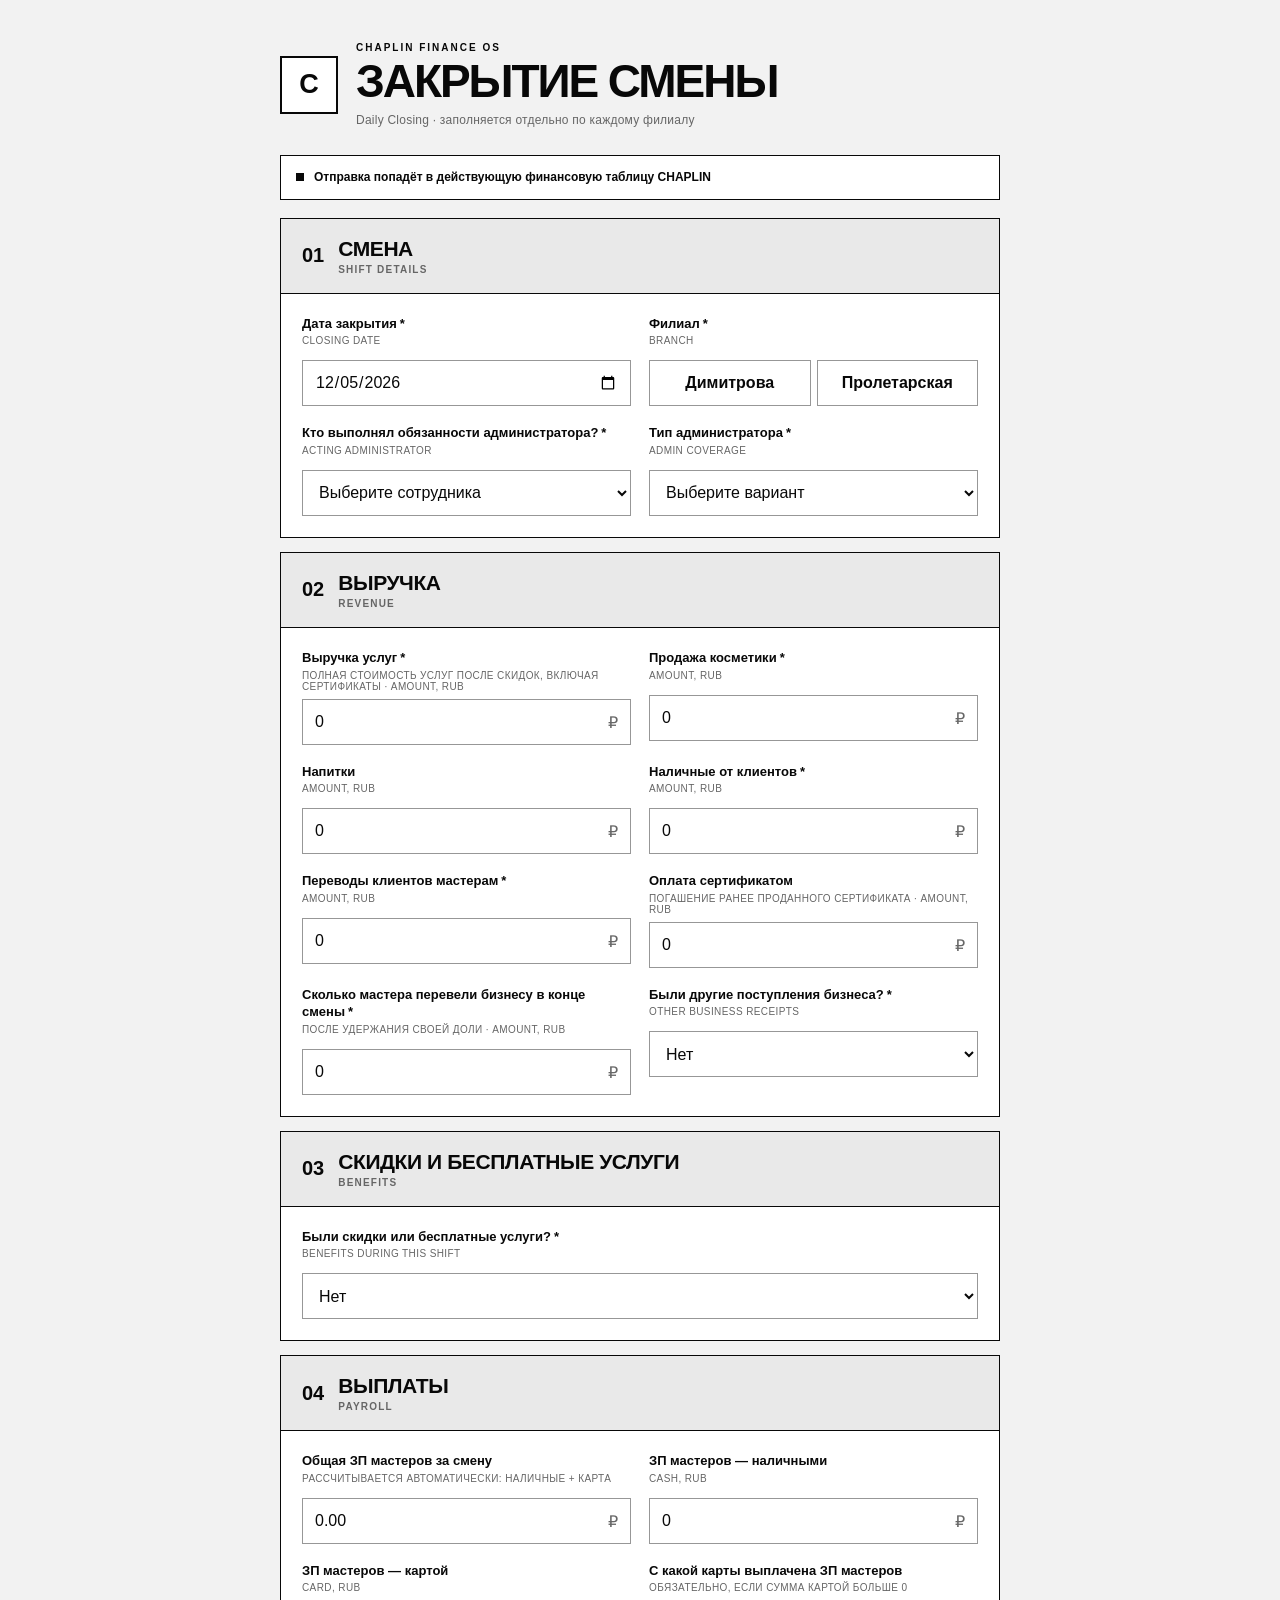
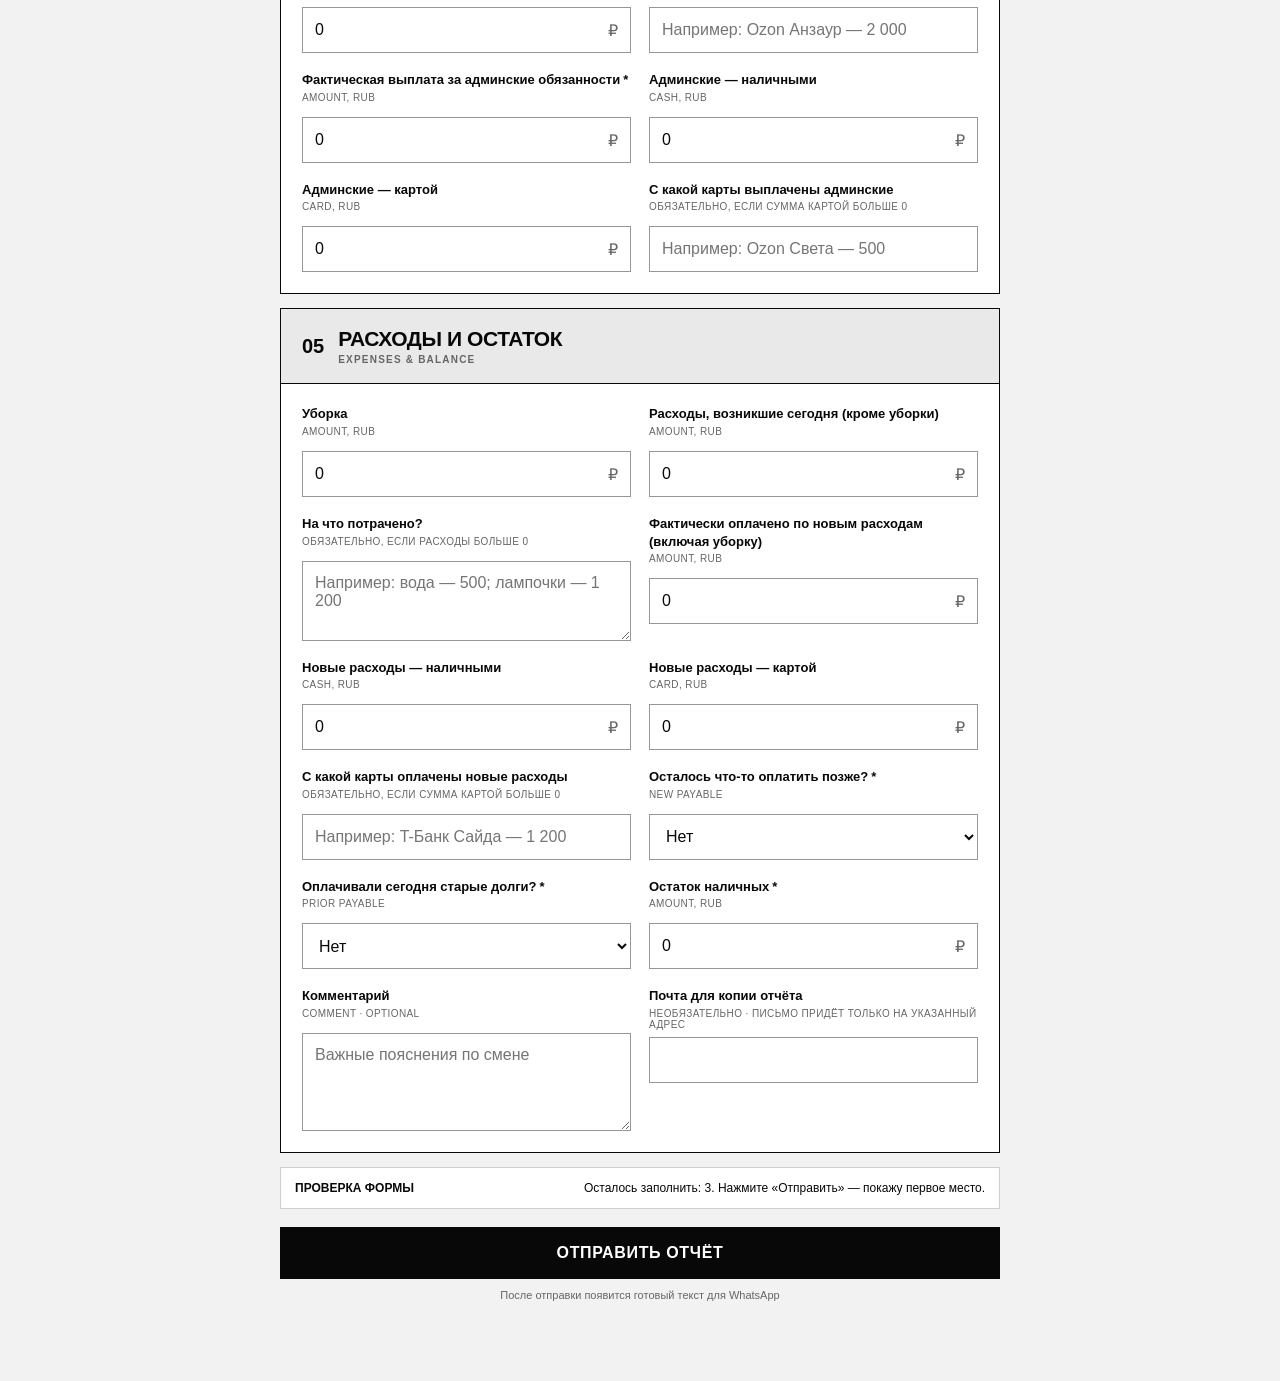
<file: index.html>
<!doctype html>
<html lang="ru">
  <head>
    <meta charset="UTF-8" />
    <meta name="viewport" content="width=device-width, initial-scale=1" />
    <meta name="theme-color" content="#080808" />
    <meta name="description" content="CHAPLIN Finance OS — закрытие смены" />
    <title>CHAPLIN — Закрытие смены</title>
    <link rel="icon" href="favicon.svg" type="image/svg+xml" />
    <link rel="stylesheet" href="styles.css?v=2" />
  </head>
  <body>
    <main class="shell" id="form-screen">
      <header class="brand">
        <div class="monogram">C</div>
        <div>
          <p class="eyebrow">CHAPLIN FINANCE OS</p>
          <h1>Закрытие смены</h1>
          <p class="subtitle">Daily Closing · заполняется отдельно по каждому филиалу</p>
        </div>
      </header>

      <div class="notice">
        <span class="notice-dot"></span>
        Отправка попадёт в действующую финансовую таблицу CHAPLIN
      </div>

      <form id="closing-form">
        <section class="form-section">
          <div class="section-heading">
            <span>01</span>
            <div><h2>Смена</h2><p>Shift details</p></div>
          </div>
          <div class="field-grid">
            <label class="field">
              <span class="field-label">Дата закрытия<b>*</b></span>
              <span class="field-english">Closing date</span>
              <input id="closing-date" type="date" required />
            </label>

            <div class="field">
              <span class="field-label">Филиал<b>*</b></span>
              <span class="field-english">Branch</span>
              <div class="segmented" id="branch-options">
                <button type="button" data-value="Димитрова">Димитрова</button>
                <button type="button" data-value="Пролетарская">Пролетарская</button>
              </div>
              <input id="branch" class="hidden-required" required tabindex="-1" />
            </div>

            <label class="field">
              <span class="field-label">Кто выполнял обязанности администратора?<b>*</b></span>
              <span class="field-english">Acting administrator</span>
              <select id="administrator" required>
                <option value="">Выберите сотрудника</option>
                <option>Александр</option>
                <option>Бэлла</option>
                <option>Валерия</option>
                <option>Вероника</option>
                <option>Виталий</option>
                <option>Денис</option>
                <option>Дмитрий</option>
                <option>Мартин</option>
                <option>Олег</option>
                <option>Ольга</option>
                <option>Полина</option>
                <option>Светлана</option>
                <option>Другой</option>
              </select>
              <input id="other-administrator" class="follow-up-input is-hidden" type="text" placeholder="Укажите имя сотрудника" />
            </label>

            <label class="field">
              <span class="field-label">Тип администратора<b>*</b></span>
              <span class="field-english">Admin coverage</span>
              <select id="admin-type" required>
                <option value="">Выберите вариант</option>
                <option>Штатный администратор</option>
                <option>Барбер на подмене</option>
              </select>
            </label>
          </div>
        </section>

        <section class="form-section">
          <div class="section-heading">
            <span>02</span>
            <div><h2>Выручка</h2><p>Revenue</p></div>
          </div>
          <div class="field-grid">
            <label class="field amount-field"><span class="field-label">Выручка услуг<b>*</b></span><span class="field-english">Полная стоимость услуг после скидок, включая сертификаты · Amount, RUB</span><span class="amount-wrap"><input id="services" type="number" min="0" step="0.01" value="0" required /><i>₽</i></span></label>
            <label class="field amount-field"><span class="field-label">Продажа косметики<b>*</b></span><span class="field-english">Amount, RUB</span><span class="amount-wrap"><input id="retail" type="number" min="0" step="0.01" value="0" required /><i>₽</i></span></label>
            <label class="field amount-field"><span class="field-label">Напитки</span><span class="field-english">Amount, RUB</span><span class="amount-wrap"><input id="beverages" type="number" min="0" step="0.01" value="0" /><i>₽</i></span></label>
            <input id="tips" type="hidden" value="0" />
            <label class="field amount-field"><span class="field-label">Наличные от клиентов<b>*</b></span><span class="field-english">Amount, RUB</span><span class="amount-wrap"><input id="cash" type="number" min="0" step="0.01" value="0" required /><i>₽</i></span></label>
            <label class="field amount-field"><span class="field-label">Переводы клиентов мастерам<b>*</b></span><span class="field-english">Amount, RUB</span><span class="amount-wrap"><input id="client-transfers" type="number" min="0" step="0.01" value="0" required /><i>₽</i></span></label>
            <label class="field amount-field"><span class="field-label">Оплата сертификатом</span><span class="field-english">Погашение ранее проданного сертификата · Amount, RUB</span><span class="amount-wrap"><input id="certificate-payment" type="number" min="0" step="0.01" value="0" /><i>₽</i></span></label>
            <label class="field amount-field"><span class="field-label">Сколько мастера перевели бизнесу в конце смены<b>*</b></span><span class="field-english">После удержания своей доли · Amount, RUB</span><span class="amount-wrap"><input id="total-transferred" type="number" min="0" step="0.01" value="0" required /><i>₽</i></span></label>

            <div class="field is-hidden" id="business-cards-field">
              <span class="field-label">На какие карты бизнеса перевели?<b>*</b></span>
              <span class="field-english">Collection accounts</span>
              <div class="chips" id="cards">
                <button class="chip" type="button" data-value="Ozon Света"><span>+</span>Ozon Света</button>
                <button class="chip" type="button" data-value="Ozon Тамара"><span>+</span>Ozon Тамара</button>
                <button class="chip" type="button" data-value="T-Банк Сайда"><span>+</span>T-Банк Сайда</button>
                <button class="chip" type="button" data-value="Ozon Вероника"><span>+</span>Ozon Вероника</button>
                <button class="chip" type="button" data-value="Ozon Анзаур"><span>+</span>Ozon Анзаур</button>
                <button class="chip" type="button" data-value="Другая карта / Other account"><span>+</span>Другая карта / Other account</button>
              </div>
              <p id="cards-hint" class="field-hint is-hidden">Выберите минимум одну карту</p>
            </div>

            <label class="field is-hidden" id="card-split-field">
              <span class="field-label">Разбивка: карта — сумма — назначение<b>*</b></span>
              <span class="field-english">Card split &amp; purpose</span>
              <input id="card-split" type="text" placeholder="Например: Ozon Света — 8 500 — свет" />
            </label>
            <input id="tips-transfer" type="hidden" value="0" />
            <label class="field">
              <span class="field-label">Были другие поступления бизнеса?<b>*</b></span>
              <span class="field-english">Other business receipts</span>
              <select id="other-receipts-answer" required><option>Нет</option><option>Да</option></select>
            </label>
            <label class="field amount-field is-hidden" id="other-receipts-field"><span class="field-label">Сумма других поступлений<b>*</b></span><span class="field-english">Amount, RUB</span><span class="amount-wrap"><input id="other-receipts" type="number" min="0.01" step="0.01" value="0" /><i>₽</i></span></label>
          </div>
        </section>

        <section class="form-section">
          <div class="section-heading">
            <span>03</span>
            <div><h2>Скидки и бесплатные услуги</h2><p>Benefits</p></div>
          </div>
          <div class="field-grid">
            <label class="field full-width">
              <span class="field-label">Были скидки или бесплатные услуги?<b>*</b></span>
              <span class="field-english">Benefits during this shift</span>
              <select id="benefits-answer" required>
                <option>Нет</option>
                <option>Да</option>
              </select>
            </label>

            <div id="benefits-panel" class="benefits-panel is-hidden">
              <div class="notice benefit-rule">
                Выручка услуг указывается по полной стоимости после скидок, включая часть, оплаченную сертификатом. Процент скидки администратор указывает вручную, сумма оплаты рассчитывается автоматически; бесплатный визит — 0 ₽.
              </div>
              <div id="benefits-list" class="benefits-list"></div>
              <button id="add-benefit" class="secondary-button add-benefit-button" type="button">Добавить ещё клиента</button>
            </div>
          </div>
        </section>

        <section class="form-section">
          <div class="section-heading">
            <span>04</span>
            <div><h2>Выплаты</h2><p>Payroll</p></div>
          </div>
          <div class="field-grid">
            <label class="field amount-field"><span class="field-label">Общая ЗП мастеров за смену</span><span class="field-english">Рассчитывается автоматически: наличные + карта</span><span class="amount-wrap"><input id="barber-payroll" type="number" min="0" step="0.01" value="0" readonly /><i>₽</i></span></label>
            <label class="field amount-field"><span class="field-label">ЗП мастеров — наличными</span><span class="field-english">Cash, RUB</span><span class="amount-wrap"><input id="barber-payroll-cash" type="number" min="0" step="0.01" value="0" /><i>₽</i></span></label>
            <label class="field amount-field"><span class="field-label">ЗП мастеров — картой</span><span class="field-english">Card, RUB</span><span class="amount-wrap"><input id="barber-payroll-card" type="number" min="0" step="0.01" value="0" /><i>₽</i></span></label>
            <label class="field"><span class="field-label">С какой карты выплачена ЗП мастеров<b id="barber-payroll-card-details-required" class="is-hidden">*</b></span><span class="field-english">Обязательно, если сумма картой больше 0</span><input id="barber-payroll-card-details" type="text" placeholder="Например: Ozon Анзаур — 2 000" /></label>

            <label class="field amount-field"><span class="field-label">Фактическая выплата за админские обязанности<b>*</b></span><span class="field-english">Amount, RUB</span><span class="amount-wrap"><input id="admin-payment" type="number" min="0" step="0.01" value="0" required /><i>₽</i></span></label>
            <label class="field amount-field"><span class="field-label">Админские — наличными</span><span class="field-english">Cash, RUB</span><span class="amount-wrap"><input id="admin-payment-cash" type="number" min="0" step="0.01" value="0" /><i>₽</i></span></label>
            <label class="field amount-field"><span class="field-label">Админские — картой</span><span class="field-english">Card, RUB</span><span class="amount-wrap"><input id="admin-payment-card" type="number" min="0" step="0.01" value="0" /><i>₽</i></span></label>
            <label class="field"><span class="field-label">С какой карты выплачены админские<b id="admin-payment-card-details-required" class="is-hidden">*</b></span><span class="field-english">Обязательно, если сумма картой больше 0</span><input id="admin-payment-card-details" type="text" placeholder="Например: Ozon Света — 500" /></label>

            <label id="manager-field" class="field amount-field manager-source-field is-hidden"><span class="field-label">Доплата Светлане как управляющей<b>*</b></span><span class="field-english">Amount, RUB</span><span class="amount-wrap"><input id="manager-payment" type="number" min="0" step="0.01" value="0" /><i>₽</i></span></label>
            <label class="field amount-field manager-source-field is-hidden"><span class="field-label">Светлане — наличными</span><span class="field-english">Cash, RUB</span><span class="amount-wrap"><input id="manager-payment-cash" type="number" min="0" step="0.01" value="0" /><i>₽</i></span></label>
            <label class="field amount-field manager-source-field is-hidden"><span class="field-label">Светлане — картой</span><span class="field-english">Card, RUB</span><span class="amount-wrap"><input id="manager-payment-card" type="number" min="0" step="0.01" value="0" /><i>₽</i></span></label>
            <label class="field manager-source-field is-hidden"><span class="field-label">С какой карты выплачено Светлане<b id="manager-payment-card-details-required" class="is-hidden">*</b></span><span class="field-english">Обязательно, если сумма картой больше 0</span><input id="manager-payment-card-details" type="text" placeholder="Например: Ozon Анзаур — 1 500" /></label>
          </div>
        </section>

        <section class="form-section">
          <div class="section-heading">
            <span>05</span>
            <div><h2>Расходы и остаток</h2><p>Expenses &amp; balance</p></div>
          </div>
          <div class="field-grid">
            <label class="field amount-field"><span class="field-label">Уборка</span><span class="field-english">Amount, RUB</span><span class="amount-wrap"><input id="cleaning" type="number" min="0" step="0.01" value="0" /><i>₽</i></span></label>
            <label class="field amount-field"><span class="field-label">Расходы, возникшие сегодня (кроме уборки)</span><span class="field-english">Amount, RUB</span><span class="amount-wrap"><input id="expenses-incurred" type="number" min="0" step="0.01" value="0" /><i>₽</i></span></label>
            <label class="field">
              <span class="field-label">На что потрачено?<b id="expense-details-required" class="is-hidden">*</b></span>
              <span class="field-english">Обязательно, если расходы больше 0</span>
              <textarea id="expense-details" rows="3" placeholder="Например: вода — 500; лампочки — 1 200"></textarea>
            </label>
            <label class="field amount-field"><span class="field-label">Фактически оплачено по новым расходам (включая уборку)</span><span class="field-english">Amount, RUB</span><span class="amount-wrap"><input id="new-expenses-paid" type="number" min="0" step="0.01" value="0" /><i>₽</i></span></label>
            <label class="field amount-field"><span class="field-label">Новые расходы — наличными</span><span class="field-english">Cash, RUB</span><span class="amount-wrap"><input id="new-expenses-cash" type="number" min="0" step="0.01" value="0" /><i>₽</i></span></label>
            <label class="field amount-field"><span class="field-label">Новые расходы — картой</span><span class="field-english">Card, RUB</span><span class="amount-wrap"><input id="new-expenses-card" type="number" min="0" step="0.01" value="0" /><i>₽</i></span></label>
            <label class="field"><span class="field-label">С какой карты оплачены новые расходы<b id="new-expenses-card-details-required" class="is-hidden">*</b></span><span class="field-english">Обязательно, если сумма картой больше 0</span><input id="new-expenses-card-details" type="text" placeholder="Например: T-Банк Сайда — 1 200" /></label>
            <label class="field">
              <span class="field-label">Осталось что-то оплатить позже?<b>*</b></span>
              <span class="field-english">New payable</span>
              <select id="new-payable-answer" required><option>Нет</option><option>Да</option></select>
            </label>
            <label class="field amount-field new-payable-field is-hidden"><span class="field-label">Сумма к оплате позже<b>*</b></span><span class="field-english">Amount, RUB</span><span class="amount-wrap"><input id="new-payable" type="number" min="0.01" step="0.01" value="0" /><i>₽</i></span></label>
            <label class="field new-payable-field is-hidden">
              <span class="field-label">Кому и за что должны<b id="payable-details-required" class="is-hidden">*</b></span>
              <span class="field-english">Обязательно, если осталось оплатить позже</span>
              <textarea id="payable-details" rows="3"></textarea>
            </label>
            <label class="field">
              <span class="field-label">Оплачивали сегодня старые долги?<b>*</b></span>
              <span class="field-english">Prior payable</span>
              <select id="prior-payable-answer" required><option>Нет</option><option>Да</option></select>
            </label>
            <label class="field amount-field prior-payable-field is-hidden"><span class="field-label">Сумма оплаты старого долга<b>*</b></span><span class="field-english">Amount, RUB</span><span class="amount-wrap"><input id="prior-payable-paid" type="number" min="0.01" step="0.01" value="0" /><i>₽</i></span></label>
            <label class="field prior-payable-field is-hidden">
              <span class="field-label">Кому и за какой старый долг заплатили?<b id="prior-payable-details-required" class="is-hidden">*</b></span>
              <span class="field-english">Обязательно, если оплачено больше 0</span>
              <textarea id="prior-payable-details" rows="3"></textarea>
            </label>

            <label class="field prior-payable-field is-hidden">
              <span class="field-label">Источник оплаты старого долга<b>*</b></span>
              <span class="field-english">Payment source</span>
              <select id="prior-payable-source">
                <option>Не было</option>
                <option>Наличные</option>
                <option>Ozon Света</option>
                <option>Ozon Анзаур</option>
                <option>Ozon Тамара</option>
                <option>T-Банк Сайда</option>
                <option>Ozon Вероника</option>
                <option>Другая карта</option>
              </select>
            </label>
            <label class="field amount-field"><span class="field-label">Остаток наличных<b>*</b></span><span class="field-english">Amount, RUB</span><span class="amount-wrap"><input id="cash-balance" type="number" min="0" step="0.01" value="0" required /><i>₽</i></span></label>

            <label class="field">
              <span class="field-label">Комментарий</span>
              <span class="field-english">Comment · optional</span>
              <textarea id="comment" rows="4" placeholder="Важные пояснения по смене"></textarea>
            </label>
            <label class="field">
              <span class="field-label">Почта для копии отчёта</span>
              <span class="field-english">Необязательно · письмо придёт только на указанный адрес</span>
              <input id="email" type="email" autocomplete="email" />
            </label>
          </div>
        </section>

        <div class="form-status" aria-live="polite">
          <strong>Проверка формы</strong>
          <span id="form-status-text">Выберите филиал и администратора</span>
        </div>
        <div id="error-message" class="error-message is-hidden" role="alert">Отчёт не сохранился. Проверьте интернет и попробуйте ещё раз.</div>
        <button id="submit-button" class="primary-button submit-button" type="submit">Отправить отчёт</button>
        <p class="submit-note">После отправки появится готовый текст для WhatsApp</p>
      </form>
    </main>

    <main class="shell success-shell is-hidden" id="success-screen">
      <header class="brand compact">
        <div class="monogram">C</div>
        <div><p class="eyebrow">CHAPLIN FINANCE OS</p><h1>Отчёт отправлен</h1></div>
        <div class="success-mark" aria-label="Успешно">✓</div>
      </header>
      <section class="success-card">
        <div class="success-title"><span class="status-dot"></span>Данные проверены и отправлены</div>
        <p>Форма проверила обязательные поля и суммы. Ниже — готовый текст для группы WhatsApp.</p>
        <pre class="report-preview" id="report-preview"></pre>
        <button class="primary-button" id="copy-button" type="button">Скопировать отчёт</button>
        <button class="secondary-button" id="reset-button" type="button">Заполнить новый отчёт</button>
      </section>
    </main>

    <iframe id="google-form-target" name="google-form-target" title="Отправка формы"></iframe>
    <script src="app.js?v=23"></script>
  </body>
</html>
</file>
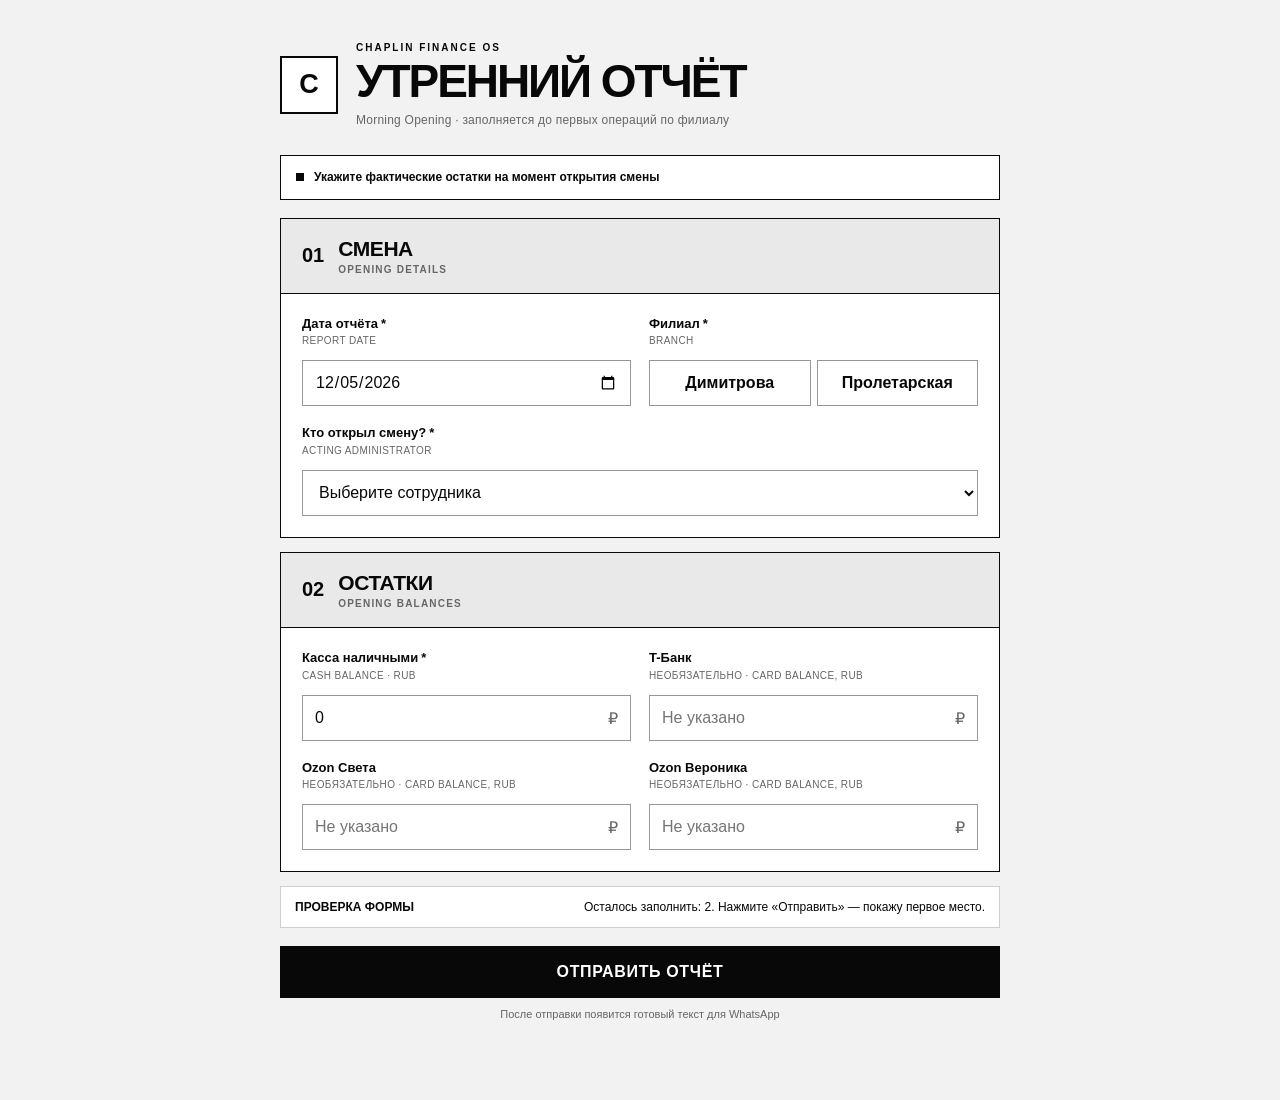
<file: morning.html>
<!doctype html>
<html lang="ru">
  <head>
    <meta charset="UTF-8" />
    <meta name="viewport" content="width=device-width, initial-scale=1" />
    <meta name="theme-color" content="#080808" />
    <meta name="description" content="CHAPLIN Finance OS — утренний отчёт" />
    <title>CHAPLIN — Утренний отчёт</title>
    <link rel="icon" href="favicon.svg" type="image/svg+xml" />
    <link rel="stylesheet" href="styles.css?v=2" />
  </head>
  <body>
    <main class="shell" id="form-screen">
      <header class="brand">
        <div class="monogram">C</div>
        <div>
          <p class="eyebrow">CHAPLIN FINANCE OS</p>
          <h1>Утренний отчёт</h1>
          <p class="subtitle">Morning Opening · заполняется до первых операций по филиалу</p>
        </div>
      </header>

      <div class="notice">
        <span class="notice-dot"></span>
        Укажите фактические остатки на момент открытия смены
      </div>

      <form id="morning-form">
        <section class="form-section">
          <div class="section-heading">
            <span>01</span>
            <div><h2>Смена</h2><p>Opening details</p></div>
          </div>
          <div class="field-grid">
            <label class="field">
              <span class="field-label">Дата отчёта<b>*</b></span>
              <span class="field-english">Report date</span>
              <input id="report-date" type="date" required />
            </label>

            <div class="field">
              <span class="field-label">Филиал<b>*</b></span>
              <span class="field-english">Branch</span>
              <div class="segmented" id="branch-options">
                <button type="button" data-value="Димитрова">Димитрова</button>
                <button type="button" data-value="Пролетарская">Пролетарская</button>
              </div>
              <input id="branch" class="hidden-required" required tabindex="-1" />
            </div>

            <label class="field full-width">
              <span class="field-label">Кто открыл смену?<b>*</b></span>
              <span class="field-english">Acting administrator</span>
              <select id="administrator" required>
                <option value="">Выберите сотрудника</option>
                <option>Александр</option>
                <option>Бэлла</option>
                <option>Валерия</option>
                <option>Вероника</option>
                <option>Виталий</option>
                <option>Денис</option>
                <option>Дмитрий</option>
                <option>Мартин</option>
                <option>Олег</option>
                <option>Ольга</option>
                <option>Полина</option>
                <option>Светлана</option>
                <option>Другой</option>
              </select>
              <input id="other-administrator" class="follow-up-input is-hidden" type="text" placeholder="Укажите имя сотрудника" />
            </label>
          </div>
        </section>

        <section class="form-section">
          <div class="section-heading">
            <span>02</span>
            <div><h2>Остатки</h2><p>Opening balances</p></div>
          </div>
          <div class="field-grid">
            <label class="field amount-field"><span class="field-label">Касса наличными<b>*</b></span><span class="field-english">Cash balance · RUB</span><span class="amount-wrap"><input id="cash" type="number" min="0" step="0.01" value="0" required /><i>₽</i></span></label>
            <label class="field amount-field"><span class="field-label">T-Банк</span><span class="field-english">Необязательно · Card balance, RUB</span><span class="amount-wrap"><input id="tbank" type="number" min="0" step="0.01" placeholder="Не указано" /><i>₽</i></span></label>
            <label class="field amount-field"><span class="field-label">Ozon Света</span><span class="field-english">Необязательно · Card balance, RUB</span><span class="amount-wrap"><input id="ozon-sveta" type="number" min="0" step="0.01" placeholder="Не указано" /><i>₽</i></span></label>
            <label class="field amount-field"><span class="field-label">Ozon Вероника</span><span class="field-english">Необязательно · Card balance, RUB</span><span class="amount-wrap"><input id="ozon-veronika" type="number" min="0" step="0.01" placeholder="Не указано" /><i>₽</i></span></label>
          </div>
        </section>

        <div class="form-status" aria-live="polite">
          <strong>Проверка формы</strong>
          <span id="form-status-text">Выберите филиал и администратора</span>
        </div>
        <div id="error-message" class="error-message is-hidden" role="alert">Отчёт не сохранился. Проверьте интернет и попробуйте ещё раз.</div>
        <button id="submit-button" class="primary-button submit-button" type="submit">Отправить отчёт</button>
        <p class="submit-note">После отправки появится готовый текст для WhatsApp</p>
      </form>
    </main>

    <main class="shell success-shell is-hidden" id="success-screen">
      <header class="brand compact">
        <div class="monogram">C</div>
        <div><p class="eyebrow">CHAPLIN FINANCE OS</p><h1>Отчёт отправлен</h1></div>
        <div class="success-mark" aria-label="Успешно">✓</div>
      </header>
      <section class="success-card">
        <div class="success-title"><span class="status-dot"></span>Утренние остатки отправлены</div>
        <p>Данные сохранены в Finance OS. Ниже — готовый текст для группы WhatsApp.</p>
        <pre class="report-preview" id="report-preview"></pre>
        <button class="primary-button" id="copy-button" type="button">Скопировать отчёт</button>
        <button class="secondary-button" id="reset-button" type="button">Заполнить новый отчёт</button>
      </section>
    </main>

    <iframe id="google-form-target" name="google-form-target" title="Отправка формы"></iframe>
    <script src="morning.js?v=3"></script>
  </body>
</html>
</file>
<file: styles.css>
:root {
  --ink: #080808;
  --muted: #666;
  --line: #cfcfcf;
  --paper: #f2f2f2;
  --card: #fff;
  --soft: #e9e9e9;
  --red: #9a1d1d;
}

* { box-sizing: border-box; }
html { background: var(--paper); color: var(--ink); }
body { margin: 0; min-height: 100vh; background: var(--paper); font-family: Arial, Helvetica, sans-serif; }
button, input, select, textarea { font: inherit; }
button { -webkit-tap-highlight-color: transparent; }
.is-hidden { display: none !important; }

.shell { width: min(100%, 760px); margin: 0 auto; padding: 42px 20px 80px; }
.brand { display: grid; grid-template-columns: 58px 1fr; gap: 18px; align-items: center; margin-bottom: 28px; }
.brand.compact { grid-template-columns: 58px 1fr auto; }
.monogram { display: grid; width: 58px; height: 58px; place-items: center; border: 2px solid var(--ink); background: var(--card); font-size: 27px; font-weight: 900; line-height: 1; }
.eyebrow { margin: 0 0 6px; color: var(--ink); font-size: 10px; font-weight: 900; letter-spacing: .2em; }
h1 { margin: 0; font-size: clamp(30px, 7vw, 46px); font-weight: 900; letter-spacing: -.045em; line-height: .98; text-transform: uppercase; }
.subtitle { margin: 9px 0 0; color: var(--muted); font-size: 12px; letter-spacing: .02em; }

.notice { display: flex; gap: 10px; align-items: center; margin-bottom: 18px; padding: 13px 15px; border: 1px solid var(--ink); background: var(--card); color: var(--ink); font-size: 12px; font-weight: 700; line-height: 1.4; }
.notice-dot, .status-dot { flex: 0 0 auto; width: 8px; height: 8px; background: var(--ink); }
.form-section, .success-card { margin-bottom: 14px; overflow: hidden; border: 1px solid var(--ink); background: var(--card); }
.section-heading { display: flex; gap: 14px; align-items: center; padding: 18px 21px; border-bottom: 1px solid var(--ink); background: var(--soft); }
.section-heading > span { color: var(--ink); font-size: 20px; font-weight: 900; }
.section-heading h2 { margin: 0; font-size: 21px; font-weight: 900; letter-spacing: -.02em; text-transform: uppercase; }
.section-heading p { margin: 3px 0 0; color: var(--muted); font-size: 10px; font-weight: 700; letter-spacing: .12em; text-transform: uppercase; }
.field-grid { display: grid; grid-template-columns: repeat(2, minmax(0, 1fr)); gap: 18px; padding: 21px; }
.field { display: flex; min-width: 0; flex-direction: column; }
.field-label { font-size: 13px; font-weight: 800; line-height: 1.35; }
.field-label b { margin-left: 3px; color: var(--ink); }
.field-english { min-height: 18px; margin: 3px 0 7px; color: var(--muted); font-size: 10px; letter-spacing: .04em; text-transform: uppercase; }

input, select, textarea { width: 100%; border: 1px solid #979797; border-radius: 0; outline: none; background: #fff; color: var(--ink); transition: border-color .12s, box-shadow .12s; }
input, select { height: 46px; padding: 0 12px; }
textarea { padding: 12px; resize: vertical; }
input:focus, select:focus, textarea:focus { border-color: var(--ink); box-shadow: 0 0 0 2px var(--ink); }
.follow-up-input { margin-top: 8px; }
.amount-wrap { position: relative; }
.amount-wrap input { padding-right: 38px; }
.amount-wrap i { position: absolute; top: 50%; right: 13px; color: var(--muted); font-style: normal; transform: translateY(-50%); }
.segmented { display: grid; grid-template-columns: repeat(2, minmax(0, 1fr)); gap: 6px; }
.segmented button, .chip { min-height: 46px; border: 1px solid #979797; border-radius: 0; background: #fff; color: var(--ink); cursor: pointer; font-weight: 700; }
.segmented button.selected, .chip.selected { border-color: var(--ink); background: var(--ink); color: #fff; }
.hidden-required { position: absolute; width: 1px; height: 1px; opacity: 0; pointer-events: none; }
.chips { display: flex; flex-wrap: wrap; gap: 6px; }
.chip { display: flex; gap: 7px; align-items: center; min-height: 38px; padding: 7px 10px; font-size: 12px; }
.chip span { color: currentColor; font-weight: 900; }
.field-hint { margin: 7px 0 0; color: var(--red); font-size: 11px; }
.field.has-error input, .field.has-error select, .field.has-error textarea,
.field.has-error .segmented, .segmented.has-error { border-color: var(--red); box-shadow: 0 0 0 2px rgba(154, 29, 29, .16); }
.inline-error { margin: 7px 0 0; color: var(--red); font-size: 12px; font-weight: 700; line-height: 1.35; }

.full-width { grid-column: 1 / -1; }
.benefits-panel { grid-column: 1 / -1; }
.benefit-rule { margin-bottom: 0; }
.benefits-list { display: grid; gap: 12px; margin-top: 12px; }
.benefit-card { border: 1px solid var(--ink); background: var(--paper); }
.benefit-card-header { display: flex; align-items: center; justify-content: space-between; gap: 12px; padding: 13px 15px; border-bottom: 1px solid var(--ink); background: var(--soft); font-size: 13px; text-transform: uppercase; }
.benefit-remove { border: 0; background: transparent; color: var(--red); cursor: pointer; font-size: 11px; font-weight: 800; text-decoration: underline; text-transform: uppercase; }
.benefit-grid { display: grid; grid-template-columns: repeat(2, minmax(0, 1fr)); gap: 14px; padding: 16px; }
.benefit-limit-note { margin-top: 7px; color: var(--muted); font-size: 11px; line-height: 1.4; }
.add-benefit-button { margin-top: 12px; }

.primary-button, .secondary-button { width: 100%; min-height: 52px; border-radius: 0; font-weight: 900; letter-spacing: .04em; text-transform: uppercase; cursor: pointer; }
.primary-button { border: 1px solid var(--ink); background: var(--ink); color: #fff; }
.primary-button:disabled { cursor: wait; opacity: .55; }
.secondary-button { margin-top: 8px; border: 1px solid var(--ink); background: #fff; color: var(--ink); }
.submit-button { margin-top: 8px; }
.submit-note { margin: 10px 0 0; color: var(--muted); font-size: 11px; text-align: center; }
.error-message { margin: 12px 0; padding: 13px 15px; border: 1px solid var(--red); background: #fff; color: var(--red); font-size: 13px; }
.form-status { display: flex; justify-content: space-between; gap: 12px; margin: 14px 0 10px; padding: 12px 14px; border: 1px solid var(--line); background: var(--card); font-size: 12px; line-height: 1.35; }
.form-status strong { text-transform: uppercase; }
.form-status.is-ready { border-color: var(--ink); background: var(--ink); color: #fff; }

.success-shell { min-height: 100vh; display: flex; flex-direction: column; justify-content: center; }
.success-mark { display: grid; width: 42px; height: 42px; place-items: center; border: 1px solid var(--ink); background: var(--ink); color: #fff; font-size: 22px; }
.success-card { padding: 23px; }
.success-title { display: flex; gap: 10px; align-items: center; color: var(--ink); font-weight: 900; text-transform: uppercase; }
.success-card > p { margin: 8px 0 18px; color: var(--muted); font-size: 12px; }
.report-preview { max-height: 55vh; margin: 0 0 16px; padding: 16px; overflow: auto; border: 1px solid var(--ink); background: var(--paper); white-space: pre-wrap; word-break: break-word; color: var(--ink); font-family: ui-monospace, SFMono-Regular, Menlo, monospace; font-size: 12px; line-height: 1.65; }
#google-form-target { position: fixed; width: 1px; height: 1px; border: 0; opacity: 0; pointer-events: none; }

@media (max-width: 620px) {
  .shell { padding: 26px 13px 60px; }
  .brand { grid-template-columns: 48px 1fr; gap: 13px; }
  .brand.compact { grid-template-columns: 48px 1fr auto; }
  .monogram { width: 48px; height: 48px; font-size: 23px; }
  h1 { font-size: 30px; }
  .field-grid { grid-template-columns: 1fr; padding: 17px; }
  .section-heading { padding: 16px 17px; }
  .section-heading h2 { font-size: 20px; }
  .success-card { padding: 17px; }
  .benefit-grid { grid-template-columns: 1fr; padding: 14px; }
  .form-status { flex-direction: column; gap: 4px; }
}
</file>
